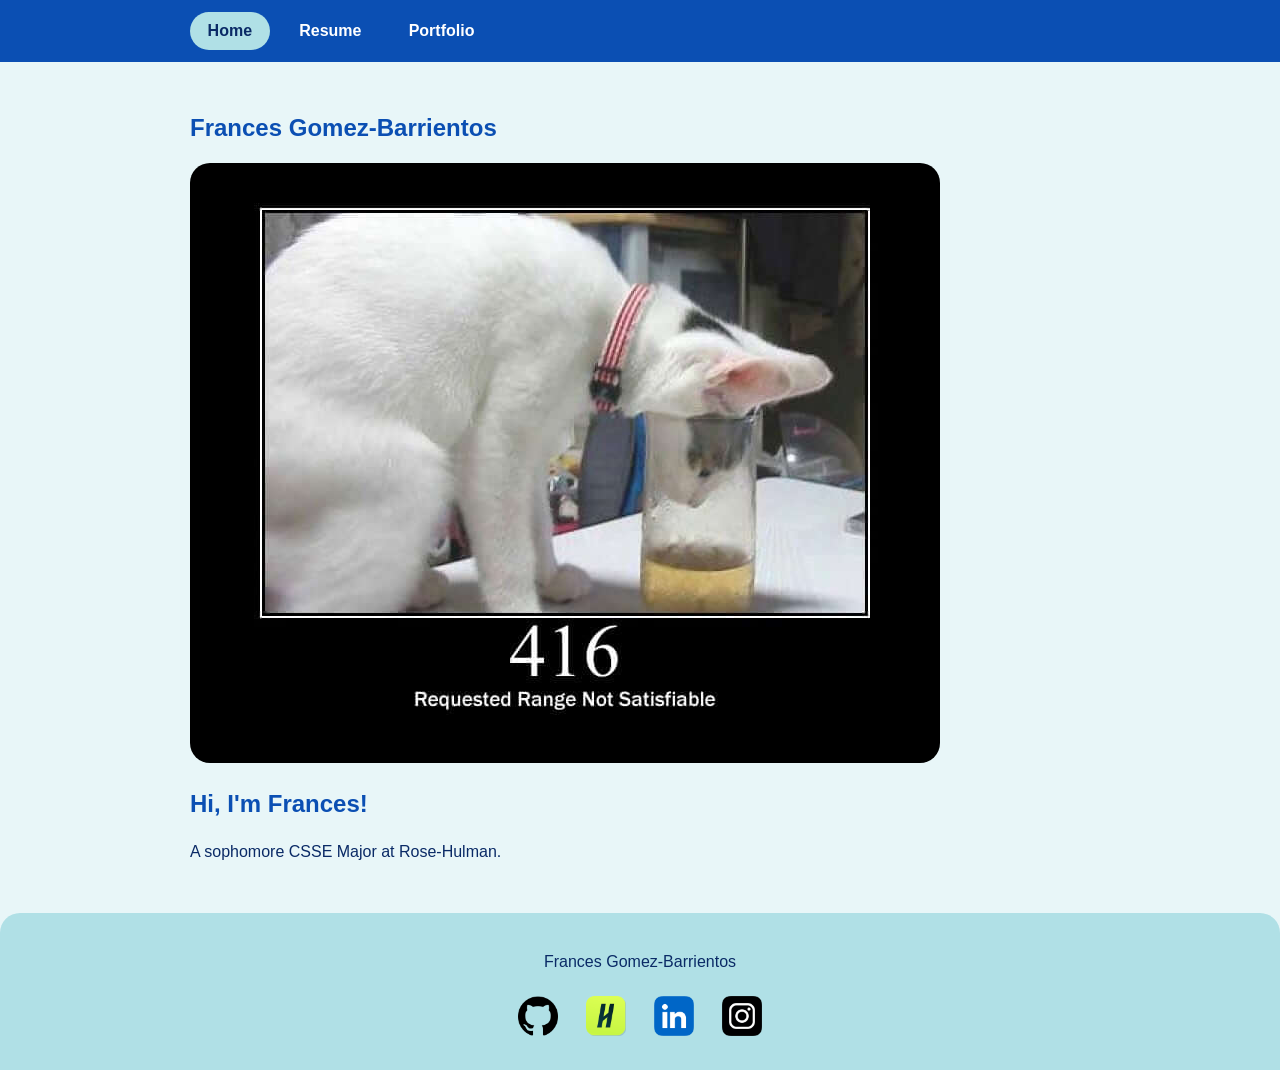
<file: index.html>
<!-- Main page (index.html) including:
A photo of you (img tag). If you do not feel comfortable putting your picture online or using this as your real portfolio, you can use your favorite HTTP Cat photo instead.
Your name (in a heading tag)
-->
<!DOCTYPE html>
<html lang="en">
	<head>
		<meta charset="utf-8">
		<title>Frances Gomez-Barrientos | Home</title>
		<link rel="stylesheet" href="styles.css">
	</head>
<body>
	<header id="site-header" class="site-header"></header>
	<main>
		<section>
			<h1>Frances Gomez-Barrientos</h1>
			<img src="images/headshot.jpg" alt="Photo of Frances Gomez-Barrientos">
		
			<h2>Hi, I'm Frances!</h2>
			<p>A sophomore CSSE Major at Rose-Hulman.</p>
		
		</section>
	</main>

	<footer id="site-footer" class="site-footer"></footer>
	<script src="components.js"></script>
</body>
</html>
</file>
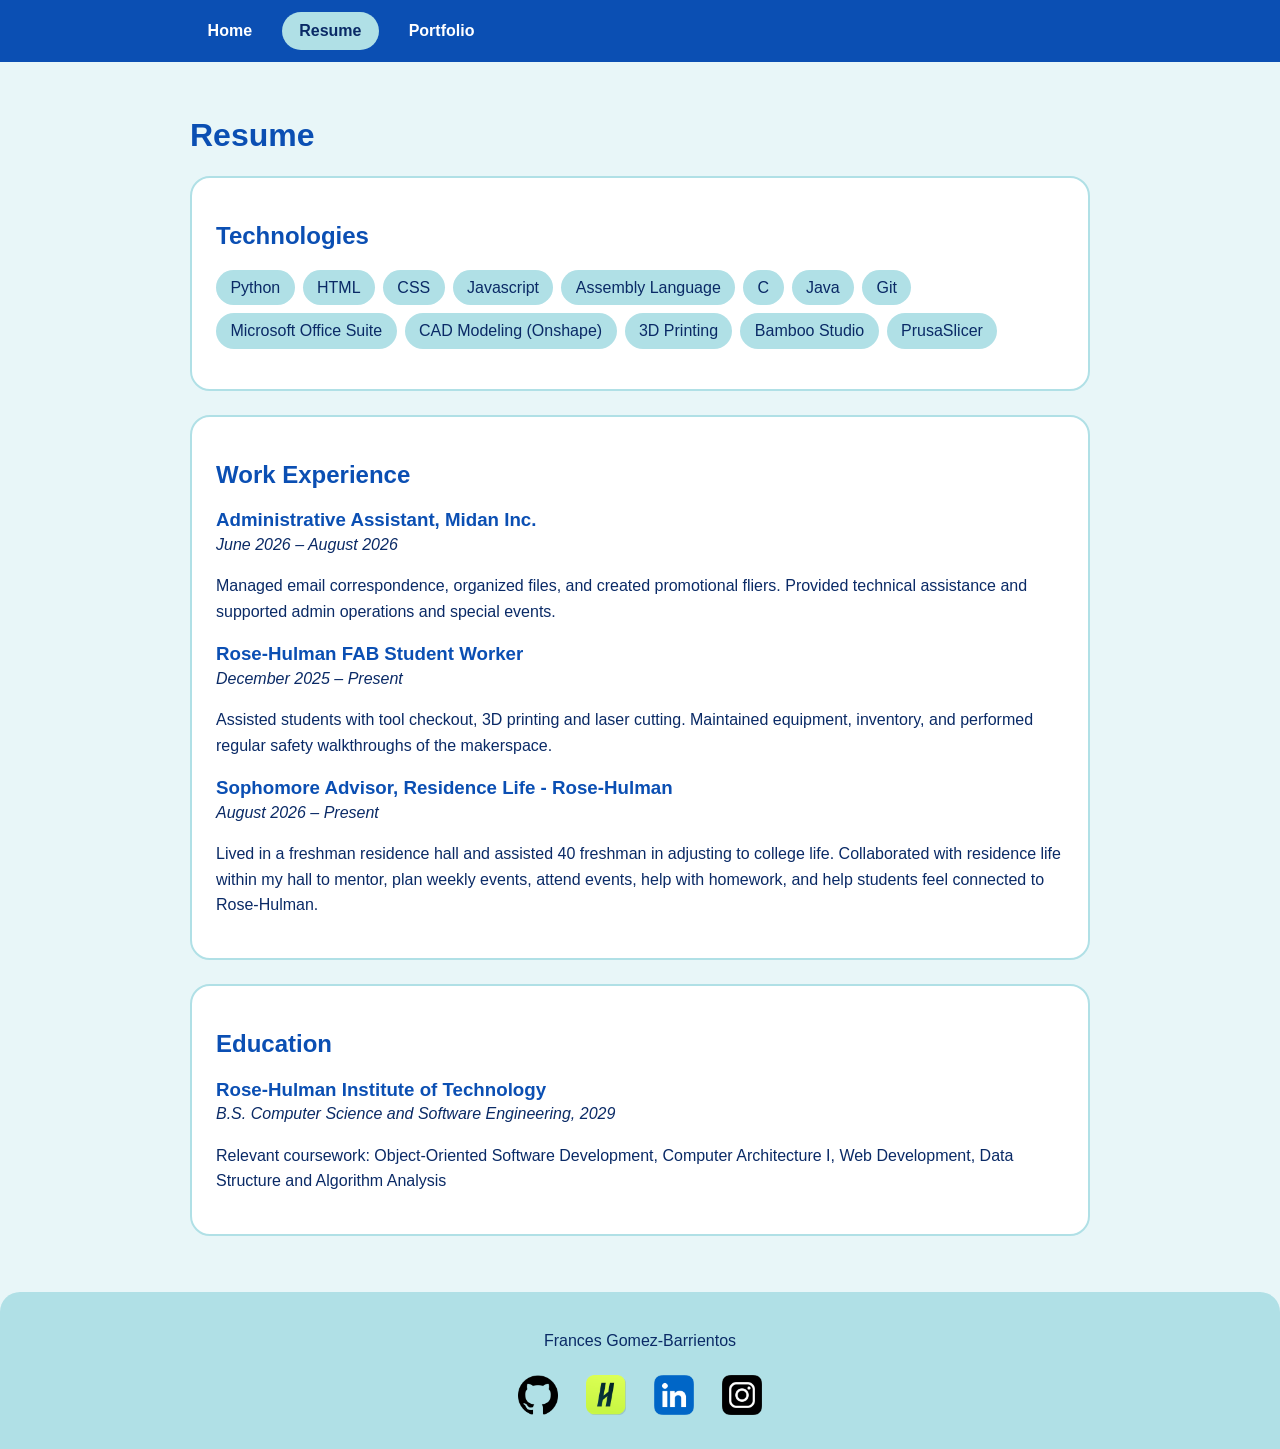
<file: resume.html>
<!-- Resume page (resume.html) that includes:
The technologies you know (as an HTML unordered list)
Your work experience (in a consistent format of your choice)
Your education experience (in a consistent format of your choice)
-->

<!DOCTYPE html>
<html lang="en">
    <head>
        <meta charset="utf-8">
        <title>Frances Gomez-Barrientos | Resume</title>
        <link rel="stylesheet" href="styles.css">
    </head>
    <body>
        <header id="site-header" class="site-header"></header>

        <main>
            <h1>Resume</h1>

            <section class="card">
                <h2 id="tech-heading">Technologies</h2>
                <ul class="tech-list">
                    <li>Python</li>
					<li>HTML</li>
					<li>CSS</li>
					<li>Javascript</li>
					<li>Assembly Language</li>
					<li>C</li>
					<li>Java</li>
					<li>Git</li>
					<li>Microsoft Office Suite</li>
					<li>CAD Modeling (Onshape)</li>
					<li>3D Printing</li>
					<li>Bamboo Studio</li>
					<li>PrusaSlicer</li>
                </ul>
            </section>

            <section class="card" aria-labelledby="work-heading">
			<h2 id="work-heading">Work Experience</h2>
			<article class="entry">
				<h3>Administrative Assistant, Midan Inc.</h3>
				<p class="meta">June 2026 – August 2026</p>
				<p>Managed email correspondence, organized files, and created promotional fliers. Provided technical assistance and supported admin operations and special events.</p>
			</article>
			<article class="entry">
				<h3>Rose-Hulman FAB Student Worker</h3>
				<p class="meta">December 2025 – Present</p>
				<p>Assisted students with tool checkout, 3D printing and laser cutting. Maintained equipment, inventory, and performed regular safety walkthroughs of the makerspace.</p>
			</article>
			<article class="entry">
				<h3>Sophomore Advisor, Residence Life - Rose-Hulman</h3>
				<p class="meta">August 2026 – Present</p>
				<p>Lived in a freshman residence hall and assisted 40 freshman in adjusting to college life. Collaborated with residence life within my hall to mentor, plan weekly events, attend events, help with homework, and help students feel connected to Rose-Hulman.</p>
			</article>
		</section>
 
		<section class="card" aria-labelledby="edu-heading">
			<h2 id="edu-heading">Education</h2>
			<article class="entry">
				<h3>Rose-Hulman Institute of Technology</h3>
				<p class="meta">B.S. Computer Science and Software Engineering, 2029</p>
				<p>Relevant coursework: Object-Oriented Software Development, Computer Architecture I, Web Development, Data Structure and Algorithm Analysis</p>
			</article>
		</section>
	</main>
 
	<footer id="site-footer" class="site-footer"></footer>
	<script src="components.js"></script>

        </main>
    </body>
</html>
</file>
<file: styles.css>
/*I had fun experimenting with the css styling in a way that would
/ correctly pass accesibility standards
/
/ https://developer.mozilla.org/en-US/docs/Web/CSS
/ generally used the mdn docs for CSS to review things i didn't remember
/ and how to add new things, like the cool white circle popping up
/ behind the footer images, and generally highlighting text and shaping images
*/

:root {
  --blue: #0b4fb3;
  --navy: #0a2a66;
  --powder: #b0e0e6;
  --powder-light: #e8f6f8;
  --white: #ffffff;
  --link: #0b4fb3;
  --link-visited: #5b2a9e;
  --radius: 20px;
}



body {
  margin: 0;
  font-family: "Trebuchet MS", "Segoe UI", Arial, sans-serif;
  line-height: 1.6;
  color: var(--navy);
  background: var(--powder-light);
  display: flex;
  flex-direction: column;
  min-height: 100vh;
}

main {
  flex: 1;
  width: 100%;
  max-width: 900px;
  margin: 0 auto;
  padding: 2rem 1.25rem;
}

h1, h2, h3 { 
    color: var(--blue); line-height: 1.2; 
}


a:link { 
    color: var(--link); 
}

a:visited { 
    color: var(--link-visited); 
}

a:hover, a:focus-visible { 
    color: var(--navy); 
}

a:focus-visible, button:focus-visible { 
    outline: 3px solid var(--navy); 
    outline-offset: 3px; 
}


.site-header { 
    background: var(--blue); 
    padding: 0.75rem 1.25rem; 
}

.site-header ul {
  list-style: none; margin: 0 auto; padding: 0; max-width: 900px;
  display: flex; gap: 0.75rem; flex-wrap: wrap;
}

.site-header a {
  display: inline-block; padding: 0.4rem 1.1rem;
  border-radius: 999px; text-decoration: none; font-weight: bold;
}

.site-header a:link, .site-header a:visited { 
    color: var(--white); 
}

.site-header a:hover, .site-header a:focus-visible,
.site-header a[aria-current="page"] { 
    background: var(--powder); color: var(--navy); 
}

.site-header a:focus-visible { 
    outline-color: var(--white); 
}


.site-footer {
  background: var(--powder); color: var(--navy);
  text-align: center; padding: 1.25rem;
  border-radius: var(--radius) var(--radius) 0 0;
}
.site-footer a:link { 
    color: var(--navy); 
}
.site-footer a:visited { 
    color: var(--link-visited); 
}


.card {
  background: var(--white); border-radius: var(--radius);
  padding: 1.5rem; margin-bottom: 1.5rem;
  border: 2px solid var(--powder);
}

img { 
    max-width: 100%; 
    height: auto; 
    border-radius: var(--radius);
}


.hero { 
    text-align: center; 
}

.hero img {
  width: 260px; 
  height: 260px; 
  object-fit: cover;
  border-radius: 50%; 
  border: 6px solid var(--powder);
}


.tech-list { 
    display: flex; 
    flex-wrap: wrap; 
    gap: 0.5rem; 
    list-style: none; padding: 0; 
}

.tech-list li { 
    background: var(--powder); 
    padding: 0.3rem 0.9rem; 
    border-radius: 999px; 
}

.entry h3 { 
    margin-bottom: 0; 
}

.entry .meta { 
    margin-top: 0; 
    font-style: italic;
}

.filters { 
    display: flex; 
    flex-wrap: wrap; 
    gap: 0.5rem; 
    margin-bottom: 1.5rem;
}
.filters button {
  font: inherit; 
  cursor: pointer; 
  padding: 0.4rem 1.1rem;
  border-radius: 999px; 
  border: 2px solid var(--blue);
  background: var(--white); 
  color: var(--blue);
}
.filters button[aria-pressed="true"] { 
    background: var(--blue); 
    color: var(--white); 
}
.project img { 
    width: 100%; 
    
    object-fit: cover; 
}
.hidden { 
    display: none; 
}

.social-links {
  list-style: none;
  padding: 0;
  margin: 0;
  display: flex;
  justify-content: center;
  gap: 1rem;
}

.social-links a {
  display: inline-block;
  border-radius: 60%;
  background: transparent;
  transition: background 0.2s;
  -webkit-border-radius: 60%;
  -moz-border-radius: 60%;
  -ms-border-radius: 60%;
  -o-border-radius: 60%;
}

.social-links img {
  display: block;
  width: 40px;
  height: 40px;
  padding: 6px;
  border-radius: 0;
  object-fit: contain;
}

.social-links a:hover,
.social-links a:focus-visible {
  background: var(--white);
}
</file>
